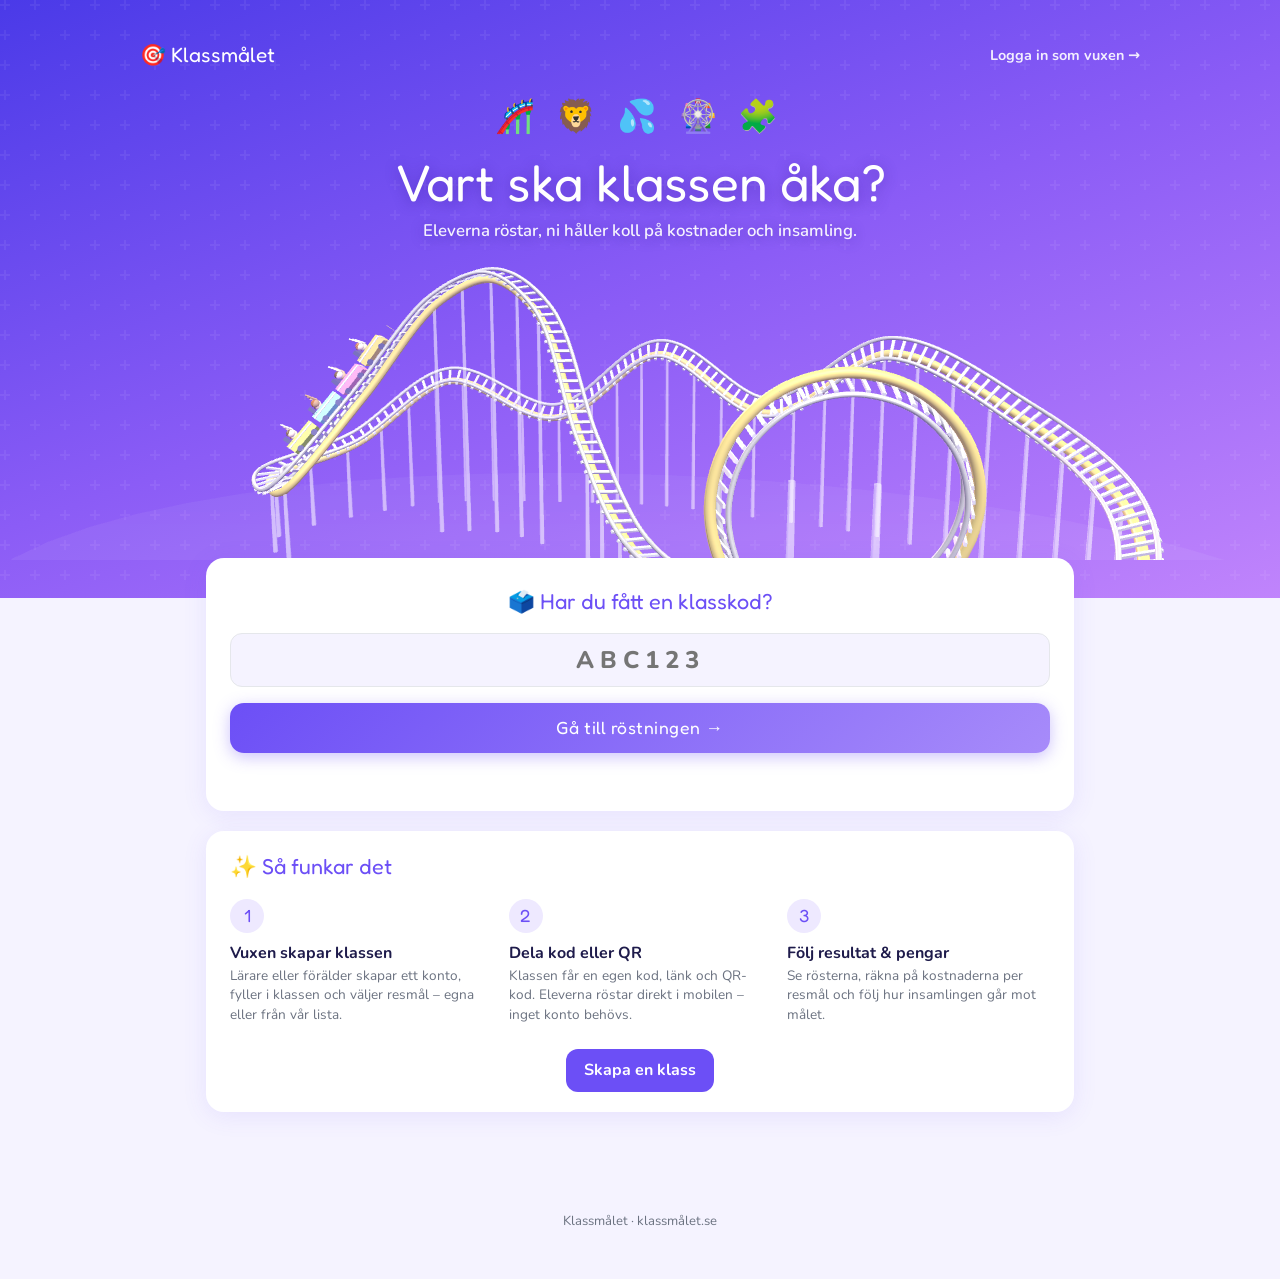
<file: index.html>
<!DOCTYPE html>
<html lang="sv">
<head>
<meta charset="UTF-8">
<meta name="viewport" content="width=device-width, initial-scale=1.0">
<title>Klassmålet – rösta om klassresan</title>
<meta name="description" content="Låt klassen rösta om klassresan. Den vuxna lägger in resmål, eleverna röstar med en kod, och ni följer kostnader och insamling på samma ställe.">
<link rel="preconnect" href="https://fonts.googleapis.com">
<link href="https://fonts.googleapis.com/css2?family=Fredoka+One&family=Nunito:wght@400;600;700;800&display=swap" rel="stylesheet">
<link rel="stylesheet" href="/css/style.css">
<link rel="icon" href="data:image/svg+xml,<svg xmlns='http://www.w3.org/2000/svg' viewBox='0 0 100 100'><text y='.9em' font-size='90'>🎯</text></svg>">
</head>
<body>

<div class="hero hero-coaster">
  <svg id="coaster" class="coaster-svg" viewBox="0 0 1200 260" preserveAspectRatio="xMidYMax slice" aria-hidden="true" focusable="false">
    <g id="coaster-supports" stroke="rgba(255,255,255,.16)" stroke-width="2"></g>
    <path id="coaster-ties" d="M -80 205 C 20 205 80 200 140 170 C 210 132 235 52 300 52 C 365 52 385 205 455 207 C 520 209 565 205 600 192
         C 650 176 700 155 705 122 C 710 88 685 70 660 72 C 633 74 614 96 618 124 C 623 162 668 203 745 206
         C 820 209 850 120 920 110 C 985 101 1005 192 1065 196 C 1130 200 1200 150 1290 150" fill="none" stroke="rgba(255,255,255,.35)" stroke-width="11" stroke-dasharray="2.5 8"/>
    <path id="coaster-track" fill="none" stroke="rgba(255,255,255,.75)" stroke-width="3.5" stroke-linecap="round"
      d="M -80 205 C 20 205 80 200 140 170 C 210 132 235 52 300 52 C 365 52 385 205 455 207 C 520 209 565 205 600 192
         C 650 176 700 155 705 122 C 710 88 685 70 660 72 C 633 74 614 96 618 124 C 623 162 668 203 745 206
         C 820 209 850 120 920 110 C 985 101 1005 192 1065 196 C 1130 200 1200 150 1290 150"/>
    <g class="coaster-car"><g transform="translate(0,0)">
      <circle cx="-8" cy="-21" r="4.2" fill="#FDE68A"/><circle cx="7" cy="-21" r="4.2" fill="#FBCFE8"/>
      <path d="M-12 -18 l-5 -9 M-4 -18 l3 -9 M3 -18 l-4 -9 M11 -18 l5 -9" stroke="#fff" stroke-width="2" stroke-linecap="round"/>
      <path d="M-18 -4 L-18 -14 Q-18 -18 -14 -18 L14 -18 Q19 -18 19 -12 L19 -4 Z" fill="#FCD34D"/>
      <rect x="-18" y="-9" width="37" height="3" fill="rgba(255,255,255,.55)"/>
      <circle cx="-10" cy="-2" r="3" fill="#1E1B4B"/><circle cx="11" cy="-2" r="3" fill="#1E1B4B"/>
    </g></g>
    <g class="coaster-car"><g transform="translate(0,0)">
      <circle cx="-8" cy="-21" r="4.2" fill="#FDE68A"/><circle cx="7" cy="-21" r="4.2" fill="#FBCFE8"/>
      <path d="M-12 -18 l-5 -9 M-4 -18 l3 -9 M3 -18 l-4 -9 M11 -18 l5 -9" stroke="#fff" stroke-width="2" stroke-linecap="round"/>
      <path d="M-18 -4 L-18 -14 Q-18 -18 -14 -18 L14 -18 Q19 -18 19 -12 L19 -4 Z" fill="#F472B6"/>
      <rect x="-18" y="-9" width="37" height="3" fill="rgba(255,255,255,.55)"/>
      <circle cx="-10" cy="-2" r="3" fill="#1E1B4B"/><circle cx="11" cy="-2" r="3" fill="#1E1B4B"/>
    </g></g>
    <g class="coaster-car"><g transform="translate(0,0)">
      <circle cx="-8" cy="-21" r="4.2" fill="#FDE68A"/><circle cx="7" cy="-21" r="4.2" fill="#FBCFE8"/>
      <path d="M-12 -18 l-5 -9 M-4 -18 l3 -9 M3 -18 l-4 -9 M11 -18 l5 -9" stroke="#fff" stroke-width="2" stroke-linecap="round"/>
      <path d="M-18 -4 L-18 -14 Q-18 -18 -14 -18 L14 -18 Q19 -18 19 -12 L19 -4 Z" fill="#67E8F9"/>
      <rect x="-18" y="-9" width="37" height="3" fill="rgba(255,255,255,.55)"/>
      <circle cx="-10" cy="-2" r="3" fill="#1E1B4B"/><circle cx="11" cy="-2" r="3" fill="#1E1B4B"/>
    </g></g>
  </svg>
  <div class="topbar">
    <a class="brand" href="/">🎯 Klassmålet</a>
    <a class="link-light" href="/admin.html">Logga in som vuxen →</a>
  </div>
  <div class="hero-emojis">🎢 🦁 💦 🎡 🧩</div>
  <h1>Vart ska klassen åka?</h1>
  <p>Eleverna röstar, ni håller koll på kostnader och insamling.</p>
</div>

<div class="main">
  <form class="card center" id="code-form" style="padding:1.75rem 1.5rem" autocomplete="off">
    <h2 class="section-label" style="justify-content:center">🗳️ Har du fått en klasskod?</h2>
    <input class="input code-input" id="code" maxlength="8" placeholder="ABC123" aria-label="Klasskod" inputmode="text" autocapitalize="characters" spellcheck="false">
    <button class="btn big" style="margin-top:1rem" type="submit">Gå till röstningen →</button>
    <div class="status err" id="code-err"></div>
  </form>

  <div class="card">
    <h2 class="section-label">✨ Så funkar det</h2>
    <div class="steps">
      <div>
        <div class="step-n">1</div>
        <strong>Vuxen skapar klassen</strong>
        <p class="muted small">Lärare eller förälder skapar ett konto, fyller i klassen och väljer resmål – egna eller från vår lista.</p>
      </div>
      <div>
        <div class="step-n">2</div>
        <strong>Dela kod eller QR</strong>
        <p class="muted small">Klassen får en egen kod, länk och QR-kod. Eleverna röstar direkt i mobilen – inget konto behövs.</p>
      </div>
      <div>
        <div class="step-n">3</div>
        <strong>Följ resultat & pengar</strong>
        <p class="muted small">Se rösterna, räkna på kostnaderna per resmål och följ hur insamlingen går mot målet.</p>
      </div>
    </div>
    <div class="center" style="margin-top:1.5rem">
      <a class="btn" href="/admin.html#/registrera">Skapa en klass</a>
    </div>
  </div>
</div>

<script src="/vendor/three.min.js" defer></script>
<script src="/js/coaster3d.js" defer></script>
<script src="/js/coaster.js" defer></script>
<footer class="site">Klassmålet · klassmålet.se</footer>

<script>
  document.getElementById("code-form").addEventListener("submit", function (e) {
    e.preventDefault();
    var c = document.getElementById("code").value.replace(/[^A-Za-z0-9]/g, "").toUpperCase();
    if (c.length < 4) {
      document.getElementById("code-err").textContent = "Skriv in koden du fått av din lärare.";
      return;
    }
    location.href = "/k/" + c;
  });
</script>
</body>
</html>
</file>
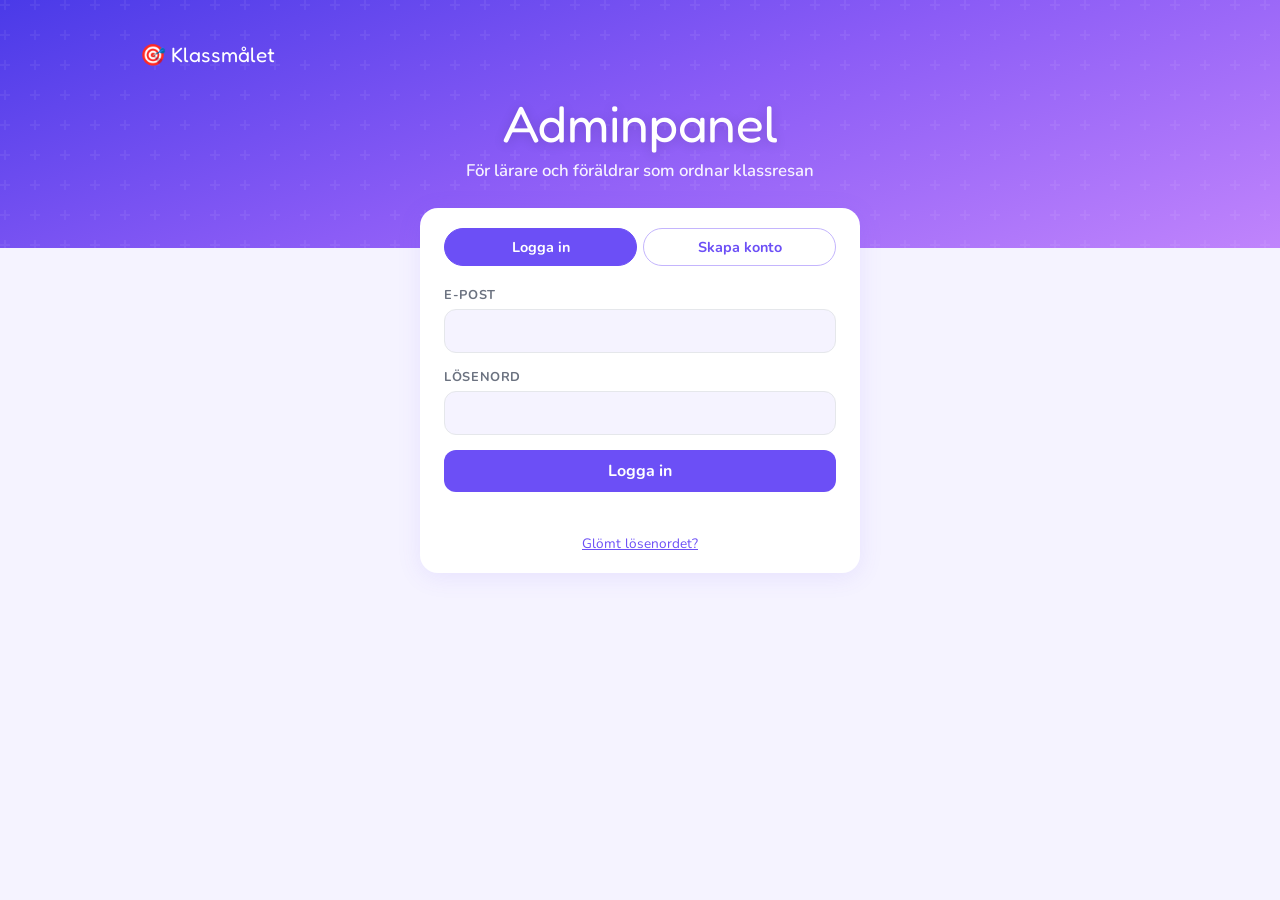
<file: admin.html>
<!DOCTYPE html>
<html lang="sv">
<head>
<meta charset="UTF-8">
<meta name="viewport" content="width=device-width, initial-scale=1.0">
<title>Admin – Klassmålet</title>
<meta name="robots" content="noindex">
<link rel="preconnect" href="https://fonts.googleapis.com">
<link href="https://fonts.googleapis.com/css2?family=Fredoka+One&family=Nunito:wght@400;600;700;800&display=swap" rel="stylesheet">
<link rel="stylesheet" href="/css/style.css">
<link rel="icon" href="data:image/svg+xml,<svg xmlns='http://www.w3.org/2000/svg' viewBox='0 0 100 100'><text y='.9em' font-size='90'>🎯</text></svg>">
<style>
  .hero { padding-bottom: 4rem; }
  .user-box { display: flex; align-items: center; gap: 10px; color: #fff; font-size: .85rem; font-weight: 700; }
  .user-box .btn { background: rgba(255,255,255,.18); border: 1px solid rgba(255,255,255,.35); }
  .user-box .btn:hover { background: rgba(255,255,255,.28); }
  .auth-card { max-width: 440px; margin: 0 auto; }
  .auth-switch { display: flex; gap: 6px; margin-bottom: 1.25rem; }
  .auth-switch button { flex: 1; }
  .back-link { color: #fff; text-decoration: none; font-weight: 700; font-size: .9rem; opacity: .9; }
  .img-preview { width: 100%; height: 160px; object-fit: cover; border-radius: 12px; background: var(--purple-light); display: flex; align-items: center; justify-content: center; font-size: 2.5rem; margin-bottom: 8px; }
  .stat { background: var(--bg); border-radius: 14px; padding: .9rem 1rem; }
  .stat .n { font-family: var(--display); font-size: 1.6rem; color: var(--purple); }
  .stat .l { font-size: .75rem; color: var(--muted); font-weight: 700; text-transform: uppercase; letter-spacing: .05em; }
  .stats { display: grid; grid-template-columns: repeat(auto-fit, minmax(140px, 1fr)); gap: 10px; }
  .fixed-row { display: grid; grid-template-columns: 1fr 110px 110px auto 34px; gap: 8px; align-items: center; margin-bottom: 8px; }
  .fixed-row .input { padding: 7px 10px; border-radius: 9px; }
  .fixed-row label { display: block; }
  .fixed-head { font-size: .72rem; font-weight: 700; color: var(--muted); text-transform: uppercase; letter-spacing: .04em; margin-bottom: 4px; }
  .fixed-row .mob { display: none; font-size: .68rem; font-weight: 700; color: var(--muted); text-transform: uppercase; margin-bottom: 2px; }
  @media (max-width: 560px) {
    .fixed-head { display: none; }
    .fixed-row { grid-template-columns: 1fr 1fr 34px; padding-bottom: 8px; border-bottom: 1px solid var(--border); }
    .fixed-row > input:first-child { grid-column: 1 / 3; }
    .fixed-row .mob { display: block; }
    .fixed-row .food { grid-column: 1 / -1; }
  }
  .sticky-save { position: sticky; bottom: 12px; z-index: 5; display: flex; justify-content: flex-end; gap: 8px; align-items: center; margin-top: 1rem; }
  .sticky-save .status { margin: 0; background: #fff; padding: 6px 10px; border-radius: 10px; }
  .dirty-dot { display: inline-block; width: 8px; height: 8px; border-radius: 50%; background: var(--orange); margin-left: 6px; }
</style>
</head>
<body>

<div class="hero">
  <div class="topbar">
    <a class="brand" href="/">🎯 Klassmålet</a>
    <div class="user-box hidden" id="user-box">
      <span id="user-email" class="ellipsis" style="max-width:180px"></span>
      <button class="btn sm" id="logout-btn">Logga ut</button>
    </div>
  </div>
  <div id="hero-back" class="hidden" style="margin-bottom:.5rem"><a class="back-link" href="#/">← Mina klasser</a></div>
  <h1 id="hero-title">Adminpanel</h1>
  <p id="hero-sub">För lärare och föräldrar som ordnar klassresan</p>
</div>

<div class="main wide">
  <div id="loading"><div class="spinner"></div></div>

  <!-- ============ INLOGGNING ============ -->
  <section id="view-auth" class="hidden">
    <div class="card auth-card">
      <div class="auth-switch">
        <button class="subtab active" data-auth="login">Logga in</button>
        <button class="subtab" data-auth="signup">Skapa konto</button>
      </div>
      <form id="auth-form">
        <label class="field"><span>E-post</span><input class="input" type="email" id="auth-email" required autocomplete="email"></label>
        <label class="field" id="auth-pw-wrap"><span>Lösenord</span><input class="input" type="password" id="auth-pw" minlength="8" autocomplete="current-password"></label>
        <p class="small muted hidden" id="auth-signup-note" style="margin:-.4rem 0 .9rem">Minst 8 tecken. Du får ett mejl för att bekräfta kontot.</p>
        <button class="btn block" type="submit" id="auth-submit">Logga in</button>
        <div class="status" id="auth-status"></div>
      </form>
      <p class="center small" style="margin-top:.75rem"><a href="#" id="forgot-link">Glömt lösenordet?</a></p>
    </div>
  </section>

  <!-- ============ NYTT LÖSENORD ============ -->
  <section id="view-reset" class="hidden">
    <form class="card auth-card" id="reset-form">
      <h2 class="section-label">🔑 Välj nytt lösenord</h2>
      <label class="field"><span>Nytt lösenord</span><input class="input" type="password" id="reset-pw" minlength="8" required autocomplete="new-password"></label>
      <button class="btn block" type="submit">Spara lösenord</button>
      <div class="status" id="reset-status"></div>
    </form>
  </section>

  <!-- ============ MINA KLASSER ============ -->
  <section id="view-dashboard" class="hidden">
    <div class="class-grid" id="class-grid"></div>
  </section>

  <!-- ============ EN KLASS ============ -->
  <section id="view-class" class="hidden">
    <nav class="subtabs" id="class-tabs">
      <button class="subtab" data-tab="dela">📣 Dela</button>
      <button class="subtab" data-tab="resmal">🗺️ Resmål</button>
      <button class="subtab" data-tab="resultat">📊 Resultat</button>
      <button class="subtab" data-tab="kostnader">💰 Kostnader</button>
      <button class="subtab" data-tab="insamling">🛍️ Insamling</button>
      <button class="subtab" data-tab="installningar">⚙️ Inställningar</button>
    </nav>
    <div id="class-content"></div>
  </section>
</div>

<!-- ============ MODAL: NY KLASS ============ -->
<div class="modal-overlay" id="m-new">
  <form class="modal" id="new-form">
    <div class="modal-body">
      <h2 class="modal-title">➕ Ny klass</h2>
      <p class="muted small" style="margin-bottom:1rem">Du kan ändra allt senare.</p>
      <label class="field"><span>Klass *</span><input class="input" name="name" required maxlength="80" placeholder="T.ex. Klass 5B"></label>
      <label class="field"><span>Skola</span><input class="input" name="school" maxlength="120" placeholder="T.ex. Björkskolan"></label>
      <label class="field"><span>Rubrik för eleverna</span><input class="input" name="trip_title" maxlength="120" placeholder="Vart ska vi åka på klassresa?"></label>
      <div class="grid2">
        <label class="field"><span>Antal elever</span><input class="input" name="student_count" type="number" min="1" max="200" value="25" required></label>
        <label class="field"><span>Medföljande vuxna</span><input class="input" name="adult_count" type="number" min="0" max="100" value="3"></label>
      </div>
      <button class="btn block" type="submit">Skapa klass</button>
      <button class="btn ghost block" type="button" data-close style="margin-top:8px">Avbryt</button>
      <div class="status" id="new-status"></div>
    </div>
  </form>
</div>

<!-- ============ MODAL: RESMÅL ============ -->
<div class="modal-overlay" id="m-dest">
  <form class="modal wide" id="dest-form">
    <div class="modal-body">
      <h2 class="modal-title" id="dest-form-title">Resmål</h2>
      <div class="grid2" style="margin-top:1rem">
        <div>
          <label class="field"><span>Namn *</span><input class="input" name="name" required maxlength="100" placeholder="T.ex. Kolmårdens djurpark"></label>
          <label class="field"><span>Ort</span><input class="input" name="location" maxlength="100" placeholder="T.ex. Norrköping"></label>
          <label class="field"><span>Kort beskrivning (visas på kortet)</span><input class="input" name="subtitle" maxlength="140" placeholder="T.ex. Nordens största djurpark"></label>
        </div>
        <div>
          <span class="small muted" style="font-weight:700;text-transform:uppercase;letter-spacing:.05em;display:block;margin-bottom:5px">Bild</span>
          <div id="dest-img-preview" class="img-preview">🖼️</div>
          <div class="row">
            <label class="btn light sm" style="cursor:pointer">📷 Ladda upp<input type="file" accept="image/*" id="dest-img-file" hidden></label>
            <button type="button" class="btn ghost sm" id="dest-img-clear">Ta bort bild</button>
          </div>
          <input class="input" name="image_url" style="margin-top:8px" placeholder="…eller klistra in bildlänk (https://)" maxlength="1000">
        </div>
      </div>
      <label class="field"><span>Text i "Läs mer"</span><textarea class="input" name="description" maxlength="3000" placeholder="Vad gör man där? Varför är det kul?"></textarea></label>
      <div class="grid2">
        <label class="field"><span>Hemsida</span><input class="input" name="website_url" maxlength="500" placeholder="https://"></label>
        <label class="field"><span>Video (YouTube-länk)</span><input class="input" name="video_url" maxlength="500" placeholder="https://www.youtube.com/watch?v=…"></label>
      </div>
      <label class="field"><span>Taggar (separera med komma)</span><input class="input" name="tags" maxlength="300" placeholder="Djur, Åkattraktioner"></label>
      <label class="check"><input type="checkbox" name="overnight"> Övernattning<small>Bocka ur för dagstur – då räknas kostnaderna per dag</small></label>
      <label class="field hidden" id="days-wrap" style="max-width:320px"><span>Antal dagsturer i det här alternativet</span>
        <select class="input" name="days"><option value="1">1 dag</option><option value="2">2 dagar (t.ex. två olika parker)</option><option value="3">3 dagar</option><option value="4">4 dagar</option></select>
      </label>

      <details style="margin:.5rem 0 1rem">
        <summary style="cursor:pointer;font-weight:800;color:var(--purple)">💰 Kostnader (kan också fyllas i under Kostnader)</summary>
        <div class="grid2" style="margin-top:.9rem">
          <label class="field"><span>Inträde / paket per person</span><input class="input num" name="cost_entrance" type="number" min="0" step="1"></label>
          <label class="field"><span>Övriga aktiviteter per person</span><input class="input num" name="cost_extra" type="number" min="0" step="1"></label>
          <label class="field"><span>Boende per person</span><input class="input num" name="cost_accommodation" type="number" min="0" step="1"></label>
          <label class="field"><span>Resa totalt (tomt = standard)</span><input class="input num" name="cost_transport" type="number" min="0" step="100"></label>
        </div>
        <label class="check"><input type="checkbox" name="includes_food"> Mat ingår i priset<small>Matkostnaderna räknas då bort för det här resmålet</small></label>
      </details>

      <div class="row">
        <button class="btn" type="submit" style="flex:1">Spara</button>
        <button class="btn ghost" type="button" data-close>Avbryt</button>
      </div>
      <div class="status" id="dest-status"></div>
    </div>
  </form>
</div>

<!-- ============ MODAL: FÖRSLAG ============ -->
<div class="modal-overlay" id="m-tpl">
  <div class="modal wide">
    <div class="modal-body">
      <h2 class="modal-title">✨ Välj från förslag</h2>
      <p class="muted small" style="margin-bottom:1rem">Markera de resmål du vill lägga till. Text, bild och ungefärliga priser följer med – du kan ändra allt efteråt.</p>
      <div class="tpl-grid" id="tpl-grid"></div>
      <div class="row" style="margin-top:1rem">
        <button class="btn" id="tpl-add" style="flex:1" disabled>Lägg till</button>
        <button class="btn ghost" type="button" data-close>Avbryt</button>
      </div>
      <div class="status" id="tpl-status"></div>
    </div>
  </div>
</div>

<script src="/vendor/supabase.js"></script>
<script src="/vendor/qrcode.js"></script>
<script src="/js/config.js"></script>
<script src="/js/common.js"></script>
<script src="/js/templates.js"></script>
<script src="/js/admin.js"></script>
</body>
</html>
</file>
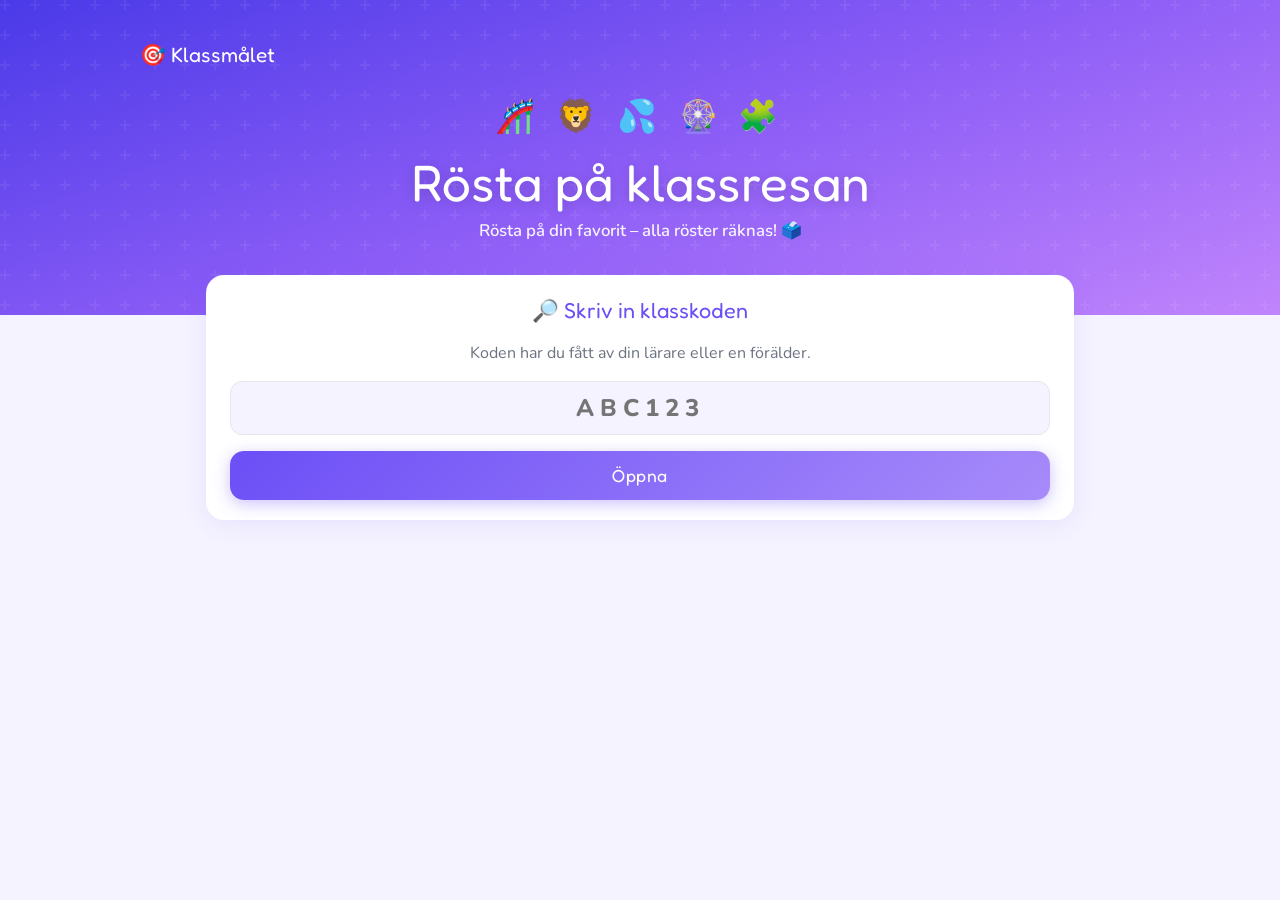
<file: klass.html>
<!DOCTYPE html>
<html lang="sv">
<head>
<meta charset="UTF-8">
<meta name="viewport" content="width=device-width, initial-scale=1.0">
<title>Rösta på klassresan – Klassmålet</title>
<link rel="preconnect" href="https://fonts.googleapis.com">
<link href="https://fonts.googleapis.com/css2?family=Fredoka+One&family=Nunito:wght@400;600;700;800&display=swap" rel="stylesheet">
<link rel="stylesheet" href="/css/style.css">
<link rel="icon" href="data:image/svg+xml,<svg xmlns='http://www.w3.org/2000/svg' viewBox='0 0 100 100'><text y='.9em' font-size='90'>🎯</text></svg>">
</head>
<body>

<div class="hero">
  <div class="topbar">
    <a class="brand" href="/">🎯 Klassmålet</a>
  </div>
  <div class="hero-emojis">🎢 🦁 💦 🎡 🧩</div>
  <div id="hero-badge" class="badge-pill hidden"><span class="dot"></span><span id="hero-badge-text"></span></div>
  <h1 id="hero-title">Klassresan</h1>
  <p id="hero-sub">Rösta på din favorit – alla röster räknas! 🗳️</p>
  <div><div class="tab-nav hidden" id="tab-nav"></div></div>
</div>

<div class="main">
  <div id="loading"><div class="spinner"></div></div>

  <!-- Ingen kod / fel kod -->
  <form class="card center hidden" id="no-class" autocomplete="off">
    <h2 class="section-label" style="justify-content:center" id="no-class-title">🔎 Skriv in klasskoden</h2>
    <p class="muted" id="no-class-msg" style="margin-bottom:1rem"></p>
    <input class="input code-input" id="code-input" maxlength="8" placeholder="ABC123" aria-label="Klasskod" spellcheck="false">
    <button class="btn big" style="margin-top:1rem" type="submit">Öppna</button>
  </form>

  <!-- RÖSTA -->
  <section class="tab-pane" id="tab-vote">
    <div class="vote-banner">
      <div class="t" id="vote-count-text"></div>
      <div class="progress-outer"><div class="progress-inner" id="progress-bar" style="width:0%"></div></div>
    </div>

    <div id="closed-box" class="card center hidden">
      <div style="font-size:2.4rem">🔒</div>
      <h3 class="section-label" style="justify-content:center;margin:.4rem 0">Röstningen är stängd</h3>
      <p class="muted">Den vuxna som ansvarar för klassen har stängt röstningen.</p>
    </div>

    <div id="vote-section">
      <h2 class="section-label">🗺️ Välj ett resmål</h2>
      <div class="chips" id="trip-filter" style="margin-top:-.4rem"></div>
      <div class="dest-grid" id="dest-grid"></div>
      <div class="empty-state card hidden" id="no-dests">Inga resmål är inlagda ännu. Kom tillbaka snart!</div>

      <div class="card" id="custom-box">
        <h3 class="section-label" style="margin-bottom:.4rem">✏️ Eget förslag</h3>
        <p class="muted small" style="margin-bottom:.75rem">Hittar du inte din favorit? Skriv in ditt eget förslag och rösta på det.</p>
        <div class="row">
          <input class="input" style="flex:1;min-width:0" type="text" id="custom-input" placeholder="T.ex. Högt & lågt, bowling…" maxlength="60">
          <button class="btn" type="button" id="custom-btn">Välj</button>
        </div>
        <div class="chips" id="custom-chosen" style="margin:.75rem 0 0"></div>
      </div>

      <div class="card" id="submit-box">
        <label class="field"><span>Ditt namn</span>
          <input class="input" type="text" id="name-input" placeholder="Förnamn och första bokstaven i efternamnet" maxlength="40" autocomplete="off">
        </label>
        <p class="small muted" id="choice-text" style="margin-bottom:.75rem">Välj ett resmål ovan.</p>
        <button class="btn big" id="vote-btn" disabled>Rösta nu! 🎉</button>
        <div class="status" id="status-msg"></div>
      </div>
    </div>

    <div class="voted-screen hidden" id="voted-screen">
      <div style="font-size:3rem;margin-bottom:1rem">🎉</div>
      <h2>Tack för din röst!</h2>
      <p class="muted" id="voted-msg">Din röst är registrerad.</p>
    </div>

    <div class="card hidden" id="results-card">
      <div class="spread" style="margin-bottom:1rem">
        <h3 class="section-label" style="margin:0">📊 Så här har klassen röstat</h3>
        <span class="small muted" id="results-total"></span>
      </div>
      <div id="results-list"></div>
    </div>
  </section>

  <!-- KOSTNADER -->
  <section class="tab-pane" id="tab-cost">
    <div class="card">
      <div class="spread">
        <div>
          <h2 class="section-label" style="margin-bottom:.3rem">💰 Vad kostar resan?</h2>
          <p class="muted small" id="cost-intro"></p>
        </div>
        <div class="center" style="background:var(--purple-light);border-radius:12px;padding:.7rem 1.2rem">
          <div class="small muted" style="font-weight:700;text-transform:uppercase;letter-spacing:.05em">Insamlat hittills</div>
          <div class="big-amount" id="cost-raised" style="font-size:1.8rem">0 kr</div>
        </div>
      </div>
      <div class="fixed-pills" id="fixed-pills" style="margin-top:.9rem"></div>
    </div>
    <div class="cost-grid" id="cost-grid"></div>
  </section>

  <!-- INSAMLING -->
  <section class="tab-pane" id="tab-fund">
    <div class="card center">
      <div class="small muted" style="font-weight:700;text-transform:uppercase;letter-spacing:.05em">Klassen har samlat in</div>
      <div class="big-amount" id="fund-total">0 kr</div>
      <div id="fund-goal" style="max-width:520px;margin:0 auto;text-align:left"></div>
    </div>
    <div class="card">
      <h2 class="section-label">🛍️ Så har pengarna kommit in</h2>
      <div id="fund-list"></div>
    </div>
  </section>
</div>

<!-- MODAL -->
<div class="modal-overlay" id="modal-overlay">
  <div class="modal" role="dialog" aria-modal="true" aria-labelledby="modal-title">
    <div class="modal-media" id="modal-media"></div>
    <div class="modal-body">
      <h2 class="modal-title" id="modal-title"></h2>
      <div class="muted small" id="modal-location"></div>
      <div class="modal-desc" id="modal-desc"></div>
      <div class="chips" id="modal-tags"></div>
      <div class="chips" id="modal-links"></div>
      <button class="btn block" id="modal-pick">Välj det här resmålet</button>
      <button class="btn ghost block" style="margin-top:8px" id="modal-close">Stäng</button>
    </div>
  </div>
</div>

<script src="/vendor/supabase.js"></script>
<script src="/js/config.js"></script>
<script src="/js/common.js"></script>
<script src="/js/klass.js"></script>
</body>
</html>
</file>
<file: css/style.css>
/* Klassmålet – gemensam stil */
:root {
  --purple: #6C4FF6;
  --purple-dark: #5B3FD9;
  --purple-light: #EEE9FF;
  --purple-mid: #C4B5FD;
  --green: #22C55E;
  --green-dark: #15803D;
  --green-light: #DCFCE7;
  --red: #EF4444;
  --red-light: #FEF2F2;
  --orange: #F97316;
  --bg: #F5F3FF;
  --card: #FFFFFF;
  --text: #1E1B4B;
  --muted: #6B7280;
  --border: #E5E7EB;
  --radius: 18px;
  --shadow: 0 4px 24px rgba(108,79,246,0.10);
  --display: "Fredoka One", "Nunito", sans-serif;
}
* { box-sizing: border-box; margin: 0; padding: 0; }
html { -webkit-text-size-adjust: 100%; }
body { font-family: "Nunito", system-ui, sans-serif; background: var(--bg); color: var(--text); min-height: 100vh; line-height: 1.45; }
a { color: var(--purple); }
img { max-width: 100%; }
button, input, select, textarea { font-family: inherit; font-size: 1rem; color: inherit; }
.hidden { display: none !important; }
.muted { color: var(--muted); }
.small { font-size: .85rem; }
.center { text-align: center; }

/* ---------- Hero ---------- */
.hero {
  background: linear-gradient(160deg, #4A3AE8 0%, #8B5CF6 50%, #C084FC 100%);
  padding: 2.5rem 1rem 4.5rem; text-align: center; position: relative; overflow: hidden; color: #fff;
}
.hero::before {
  content: ""; position: absolute; inset: 0; pointer-events: none;
  background: url("data:image/svg+xml,%3Csvg width='60' height='60' viewBox='0 0 60 60' xmlns='http://www.w3.org/2000/svg'%3E%3Cg fill='%23ffffff' fill-opacity='0.06'%3E%3Cpath d='M36 34v-4h-2v4h-4v2h4v4h2v-4h4v-2h-4zm0-30V0h-2v4h-4v2h4v4h2V6h4V4h-4zM6 34v-4H4v4H0v2h4v4h2v-4h4v-2H6zM6 4V0H4v4H0v2h4v4h2V6h4V4H6z'/%3E%3C/g%3E%3C/svg%3E");
}
.hero > * { position: relative; }
.hero h1 { font-family: var(--display); font-weight: 400; font-size: clamp(1.8rem, 6vw, 3.2rem); text-shadow: 0 2px 12px rgba(0,0,0,.15); margin-bottom: .4rem; line-height: 1.15; }
.hero p { color: rgba(255,255,255,.92); font-size: 1.05rem; font-weight: 600; }
.hero-emojis { font-size: 2rem; margin-bottom: .8rem; letter-spacing: .2em; animation: float 3s ease-in-out infinite; }
@keyframes float { 0%,100% { transform: translateY(0) } 50% { transform: translateY(-6px) } }
.badge-pill {
  display: inline-flex; align-items: center; gap: 8px; background: rgba(255,255,255,.15);
  border: 1px solid rgba(255,255,255,.3); border-radius: 99px; padding: 6px 16px; margin-bottom: .75rem;
  font-size: .78rem; font-weight: 700; letter-spacing: .08em; text-transform: uppercase; max-width: 100%;
}
.badge-pill .dot { width: 8px; height: 8px; background: #4ADE80; border-radius: 50%; box-shadow: 0 0 0 3px rgba(74,222,128,.3); flex-shrink: 0; }
.brand { font-family: var(--display); font-size: 1.3rem; color: #fff; text-decoration: none; display: inline-flex; align-items: center; gap: 6px; }

.topbar { display: flex; justify-content: space-between; align-items: center; max-width: 1000px; margin: 0 auto 1.5rem; gap: 8px; }
.topbar a.link-light { color: #fff; font-weight: 700; text-decoration: none; font-size: .9rem; opacity: .9; }

/* ---------- Layout ---------- */
.main { max-width: 900px; margin: -2.5rem auto 0; padding: 0 1rem 3rem; position: relative; }
.wide { max-width: 1000px; }
.card { background: var(--card); border-radius: var(--radius); box-shadow: var(--shadow); padding: 1.25rem 1.5rem; margin-bottom: 1.25rem; }
.section-label { font-family: var(--display); font-size: 1.35rem; color: var(--purple); margin-bottom: 1rem; display: flex; align-items: center; gap: 8px; font-weight: 400; }
h2.section-label, h3.section-label { font-weight: 400; }
hr { border: none; border-top: 1.5px solid var(--border); margin: 2rem 0; }
.row { display: flex; gap: 8px; flex-wrap: wrap; align-items: center; }
.spread { display: flex; justify-content: space-between; align-items: center; gap: 8px; flex-wrap: wrap; }
.grid2 { display: grid; grid-template-columns: 1fr 1fr; gap: 12px; }
@media (max-width: 560px) { .grid2 { grid-template-columns: 1fr; } }

/* ---------- Form ---------- */
label.field { display: block; margin-bottom: .9rem; }
label.field > span { display: block; font-weight: 700; font-size: .8rem; color: var(--muted); text-transform: uppercase; letter-spacing: .05em; margin-bottom: 5px; }
.input, textarea.input, select.input {
  width: 100%; padding: 10px 14px; border: 1.5px solid var(--border); border-radius: 12px;
  background: var(--bg); transition: border-color .15s;
}
.input:focus { outline: none; border-color: var(--purple); }
textarea.input { min-height: 110px; resize: vertical; }
.input.num { text-align: right; }
.check { display: flex; align-items: flex-start; gap: 10px; margin-bottom: .75rem; cursor: pointer; font-weight: 600; }
.check input { width: 20px; height: 20px; accent-color: var(--purple); flex-shrink: 0; margin-top: 1px; }
.check small { display: block; font-weight: 400; color: var(--muted); }

.btn {
  display: inline-flex; align-items: center; justify-content: center; gap: 6px;
  padding: 10px 18px; background: var(--purple); color: #fff; border: none; border-radius: 12px;
  font-weight: 700; cursor: pointer; transition: background .15s, opacity .15s; text-decoration: none; white-space: nowrap;
}
.btn:hover { background: var(--purple-dark); }
.btn:disabled { opacity: .4; cursor: not-allowed; }
.btn.light { background: var(--purple-light); color: var(--purple); }
.btn.light:hover { background: #DDD6FE; }
.btn.danger { background: var(--red-light); color: #DC2626; }
.btn.danger:hover { background: #FEE2E2; }
.btn.ghost { background: transparent; color: var(--muted); border: 1.5px solid var(--border); }
.btn.ghost:hover { background: var(--bg); }
.btn.sm { padding: 6px 12px; font-size: .82rem; border-radius: 10px; }
.btn.block { width: 100%; }
.btn.big {
  width: 100%; padding: 14px; font-size: 1.1rem; font-family: var(--display); font-weight: 400; letter-spacing: .03em;
  background: linear-gradient(135deg, var(--purple), #A78BFA); border-radius: 14px; box-shadow: 0 4px 16px rgba(108,79,246,.35);
}
.icon-btn { background: none; border: none; cursor: pointer; font-size: 1rem; padding: 6px; border-radius: 8px; line-height: 1; }
.icon-btn:hover { background: var(--bg); }

.status { min-height: 22px; font-size: .9rem; font-weight: 600; color: var(--muted); margin-top: 8px; }
.status.ok { color: var(--green-dark); }
.status.err { color: var(--red); }

/* ---------- Vote banner / progress ---------- */
.vote-banner {
  background: linear-gradient(135deg, #4A3AE8, #8B5CF6); border-radius: var(--radius); box-shadow: 0 4px 24px rgba(74,58,232,.25);
  padding: 1rem 1.5rem; margin-bottom: 1.75rem; color: #fff;
}
.vote-banner .t { font-weight: 700; font-size: .95rem; margin-bottom: 6px; }
.progress-outer { width: 100%; max-width: 260px; height: 10px; background: rgba(255,255,255,.25); border-radius: 99px; overflow: hidden; }
.progress-inner { height: 100%; background: #fff; border-radius: 99px; transition: width .5s ease; }

/* ---------- Destination cards ---------- */
.dest-grid { display: grid; grid-template-columns: repeat(auto-fill, minmax(230px, 1fr)); gap: 1rem; margin-bottom: 1.75rem; }
@media (max-width: 480px) { .dest-grid { grid-template-columns: 1fr 1fr; gap: .6rem; } .dest-card .card-img { height: 105px !important; } .dest-card-body { padding: .6rem .7rem !important; } .dest-card-footer { padding: .3rem .7rem .6rem !important; flex-wrap: wrap; gap: 4px; } }
.dest-card {
  background: var(--card); border-radius: var(--radius); box-shadow: var(--shadow); overflow: hidden; cursor: pointer;
  border: 2.5px solid transparent; transition: transform .15s, border-color .15s, box-shadow .15s; position: relative;
  display: flex; flex-direction: column; text-align: left; padding: 0;
}
.dest-card:hover { transform: translateY(-3px); box-shadow: 0 8px 32px rgba(108,79,246,.18); }
.dest-card.selected { border-color: var(--purple); box-shadow: 0 0 0 4px rgba(108,79,246,.15); }
.dest-card .card-img { width: 100%; height: 150px; object-fit: cover; display: block; background: #ddd; }
.card-ph { width: 100%; height: 150px; display: flex; align-items: center; justify-content: center; background: linear-gradient(135deg, #6C4FF6, #A78BFA); color: #fff; font-size: 2.6rem; }
.dest-card-body { padding: .85rem 1rem; flex: 1; }
.dest-card-name { font-family: var(--display); font-size: 1.08rem; margin-bottom: 3px; line-height: 1.2; }
.dest-card-sub { font-size: .8rem; color: var(--muted); line-height: 1.4; }
.dest-card-footer { display: flex; align-items: center; justify-content: space-between; padding: .4rem 1rem .75rem; gap: 6px; }
.night-badge.day { background: #FEF3C7 !important; color: #92400E !important; }
.night-badge { background: var(--green-light); color: var(--green-dark); font-size: .7rem; font-weight: 700; padding: 3px 9px; border-radius: 99px; white-space: nowrap; }
.info-btn { background: var(--purple-light); color: var(--purple); border: none; border-radius: 99px; padding: 4px 12px; font-size: .75rem; font-weight: 700; cursor: pointer; white-space: nowrap; }
.info-btn:hover { background: #DDD6FE; }
.selected-check { position: absolute; top: 10px; right: 10px; background: var(--purple); color: #fff; width: 28px; height: 28px; border-radius: 50%; display: none; align-items: center; justify-content: center; font-size: 14px; box-shadow: 0 2px 8px rgba(108,79,246,.4); }
.dest-card.selected .selected-check { display: flex; }

.tag { background: var(--purple-light); color: var(--purple); border-radius: 99px; padding: 5px 12px; font-size: .82rem; font-weight: 700; display: inline-flex; align-items: center; gap: 6px; border: none; cursor: pointer; }
.tag.selected { background: var(--purple); color: #fff; }

.voted-screen { background: linear-gradient(135deg, #F0FDF4, #DCFCE7); border: 2px solid #86EFAC; border-radius: var(--radius); box-shadow: var(--shadow); padding: 2.5rem 1.5rem; text-align: center; margin-bottom: 2rem; }
.voted-screen h2 { font-family: var(--display); font-weight: 400; font-size: 2rem; color: var(--purple); margin-bottom: .5rem; }

/* ---------- Results ---------- */
.result-row { margin-bottom: 14px; }
.result-meta { display: flex; justify-content: space-between; margin-bottom: 5px; gap: 8px; }
.result-name { font-weight: 700; font-size: .95rem; }
.result-pct { font-size: .85rem; color: var(--muted); font-weight: 600; white-space: nowrap; }
.bar-bg { height: 10px; background: var(--bg); border-radius: 99px; overflow: hidden; }
.bar-fill { height: 100%; background: linear-gradient(90deg, var(--purple), #A78BFA); border-radius: 99px; transition: width .6s cubic-bezier(.4,0,.2,1); }
.empty-state { text-align: center; padding: 2rem 1rem; color: var(--muted); font-size: .95rem; }

/* ---------- Tabs ---------- */
.tab-nav { display: inline-flex; background: rgba(0,0,0,.15); border-radius: 99px; padding: 4px; margin-top: 1rem; max-width: 100%; overflow-x: auto; }
.tab-btn { padding: 9px 18px; border: none; border-radius: 99px; font-family: var(--display); font-size: .98rem; cursor: pointer; background: transparent; color: rgba(255,255,255,.8); white-space: nowrap; }
.tab-btn.active { background: #fff; color: var(--purple); box-shadow: 0 2px 8px rgba(0,0,0,.15); }
.tab-pane { display: none; }
.tab-pane.active { display: block; }

.subtabs { display: flex; gap: 6px; overflow-x: auto; padding-bottom: 4px; margin-bottom: 1.25rem; -webkit-overflow-scrolling: touch; }
.subtab { padding: 8px 14px; border: 1.5px solid var(--purple-mid); background: #fff; color: var(--purple); border-radius: 99px; font-weight: 700; cursor: pointer; white-space: nowrap; font-size: .9rem; }
.subtab.active { background: var(--purple); color: #fff; border-color: var(--purple); }

/* ---------- Cost ---------- */
.cost-grid { display: grid; grid-template-columns: repeat(auto-fill, minmax(270px, 1fr)); gap: 1rem; margin-bottom: 1.5rem; }
.cost-card { background: var(--card); border-radius: var(--radius); box-shadow: var(--shadow); overflow: hidden; }
.cost-head { background: linear-gradient(135deg, #4A3AE8, #8B5CF6); padding: .7rem 1rem; color: #fff; font-family: var(--display); font-size: 1rem; }
.cost-body { padding: 1rem; }
.cost-row { display: flex; justify-content: space-between; align-items: center; margin-bottom: 8px; gap: 8px; font-size: .88rem; }
.cost-row .lbl { color: var(--muted); font-weight: 600; }
.cost-row input.input { width: 110px; padding: 6px 10px; border-radius: 9px; text-align: right; }
.cost-total { display: flex; justify-content: space-between; align-items: baseline; border-top: 1px solid var(--border); padding-top: .7rem; margin-top: .4rem; }
.cost-total .v { font-family: var(--display); font-size: 1.3rem; color: var(--purple); }
.fixed-pills { display: flex; flex-wrap: wrap; gap: 6px; }
.pill { background: var(--purple-light); color: var(--purple); border-radius: 99px; padding: 5px 12px; font-size: .8rem; font-weight: 700; }

.fund-track { height: 12px; background: var(--bg); border-radius: 99px; overflow: hidden; margin: .7rem 0 4px; }
.fund-fill { height: 100%; border-radius: 99px; transition: width .5s cubic-bezier(.4,0,.2,1); }
.fund-fill.funded { background: linear-gradient(90deg, #22C55E, #4ADE80); }
.fund-fill.almost { background: linear-gradient(90deg, #F97316, #FCD34D); }
.fund-fill.far { background: linear-gradient(90deg, #EF4444, #F87171); }
.fund-label { display: flex; justify-content: space-between; font-size: .75rem; font-weight: 700; gap: 6px; }
.fund-label .need { color: var(--red); }
.fund-label .covered { color: var(--green-dark); }
.big-amount { font-family: var(--display); font-size: 2.2rem; color: var(--purple); line-height: 1.1; }

/* ---------- Table-ish lists ---------- */
.list-row { display: flex; align-items: center; gap: 10px; padding: .7rem 0; border-bottom: 1px solid var(--border); }
.list-row:last-child { border-bottom: none; }
.list-row .grow { flex: 1; min-width: 0; }
.list-row .thumb { width: 56px; height: 42px; border-radius: 8px; object-fit: cover; background: var(--purple-light); flex-shrink: 0; display: flex; align-items: center; justify-content: center; }
.ellipsis { overflow: hidden; text-overflow: ellipsis; white-space: nowrap; }
.sale-row { display: grid; grid-template-columns: 52px 1fr 100px 90px 90px 34px; gap: 8px; align-items: center; padding: .5rem 0; border-bottom: 1px solid var(--border); }
.sale-row .input { padding: 7px 9px; border-radius: 9px; }
.sale-head { font-size: .72rem; font-weight: 700; color: var(--muted); text-transform: uppercase; letter-spacing: .04em; border-bottom: 1.5px solid var(--border); }
@media (max-width: 640px) {
  .sale-row { grid-template-columns: 48px 1fr 1fr 34px; grid-template-areas: "emoji label label del" "price price qty qty" "sum sum sum sum"; row-gap: 6px; padding: .8rem 0; }
  .sale-row .c-emoji { grid-area: emoji; } .sale-row .c-label { grid-area: label; } .sale-row .c-del { grid-area: del; }
  .sale-row .c-price { grid-area: price; } .sale-row .c-qty { grid-area: qty; } .sale-row .c-sum { grid-area: sum; text-align: right; }
  .sale-head { display: none; }
}
.sale-row label.c-price, .sale-row label.c-qty { display: block; }
.sale-row .mob { display: none; font-size: .7rem; font-weight: 700; color: var(--muted); text-transform: uppercase; letter-spacing: .04em; margin-bottom: 2px; }
@media (max-width: 640px) { .sale-row .mob { display: block; } }

/* ---------- Modal ---------- */
.modal-overlay { position: fixed; inset: 0; background: rgba(30,27,75,.55); backdrop-filter: blur(4px); z-index: 100; display: none; align-items: center; justify-content: center; padding: 1rem; }
.modal-overlay.open { display: flex; }
.modal { background: #fff; border-radius: 24px; max-width: 520px; width: 100%; max-height: 92vh; overflow-y: auto; box-shadow: 0 20px 60px rgba(0,0,0,.2); animation: popIn .2s cubic-bezier(.34,1.56,.64,1); }
.modal.wide { max-width: 760px; }
@keyframes popIn { from { transform: scale(.9); opacity: 0 } to { transform: scale(1); opacity: 1 } }
.modal-media img { width: 100%; height: 220px; object-fit: cover; display: block; border-radius: 24px 24px 0 0; }
.modal-media iframe { width: 100%; aspect-ratio: 16/9; border: none; display: block; border-radius: 24px 24px 0 0; }
.modal-body { padding: 1.5rem; }
.modal-title { font-family: var(--display); font-size: 1.6rem; margin-bottom: 4px; font-weight: 400; }
.modal-desc { font-size: .95rem; line-height: 1.7; color: #374151; margin: 1rem 0 1.25rem; white-space: pre-line; }
.chips { display: flex; flex-wrap: wrap; gap: 6px; margin-bottom: 1rem; }
.chip-link { background: #F3F4F6; color: var(--text); border-radius: 99px; padding: 5px 14px; font-size: .82rem; font-weight: 700; text-decoration: none; }
.chip-link:hover { background: #E5E7EB; }

/* ---------- Template picker ---------- */
.tpl-grid { display: grid; grid-template-columns: repeat(auto-fill, minmax(170px, 1fr)); gap: 10px; }
.tpl { border: 2px solid var(--border); border-radius: 14px; overflow: hidden; cursor: pointer; background: #fff; text-align: left; padding: 0; position: relative; }
.tpl img { width: 100%; height: 90px; object-fit: cover; display: block; }
.tpl .p { padding: .5rem .65rem; font-size: .82rem; font-weight: 700; line-height: 1.25; }
.tpl .p small { display: block; font-weight: 600; color: var(--muted); }
.tpl.on { border-color: var(--purple); box-shadow: 0 0 0 3px rgba(108,79,246,.15); }
.tpl.on::after { content: "✓"; position: absolute; top: 6px; right: 6px; background: var(--purple); color: #fff; width: 24px; height: 24px; border-radius: 50%; display: flex; align-items: center; justify-content: center; font-size: 13px; }
.tpl.exists { opacity: .45; cursor: default; }

/* ---------- Share ---------- */
.code-big { font-family: var(--display); font-size: clamp(2.2rem, 9vw, 3.4rem); letter-spacing: .14em; color: var(--purple); line-height: 1; }
.qr-box { background: #fff; padding: 12px; border-radius: 14px; border: 1.5px solid var(--border); display: inline-block; }
.qr-box canvas, .qr-box img { display: block; width: 200px; height: 200px; image-rendering: pixelated; }
.link-box { display: flex; gap: 8px; }
.link-box input { flex: 1; min-width: 0; }

/* ---------- Class list (dashboard) ---------- */
.class-grid { display: grid; grid-template-columns: repeat(auto-fill, minmax(250px, 1fr)); gap: 1rem; }
.class-card { background: #fff; border-radius: var(--radius); box-shadow: var(--shadow); padding: 1.1rem 1.25rem; cursor: pointer; border: 2px solid transparent; text-align: left; transition: transform .15s, border-color .15s; }
.class-card:hover { transform: translateY(-2px); border-color: var(--purple-mid); }
.class-card h3 { font-family: var(--display); font-weight: 400; font-size: 1.25rem; margin-bottom: 2px; }
.class-card .code { font-weight: 800; letter-spacing: .1em; color: var(--purple); font-size: .85rem; }
.class-card.new { border: 2px dashed var(--purple-mid); box-shadow: none; background: transparent; display: flex; align-items: center; justify-content: center; min-height: 120px; color: var(--purple); font-weight: 800; font-size: 1.05rem; }

.toast { position: fixed; bottom: 20px; left: 50%; transform: translateX(-50%); background: var(--text); color: #fff; padding: 10px 18px; border-radius: 12px; font-weight: 700; z-index: 200; box-shadow: 0 8px 30px rgba(0,0,0,.25); max-width: calc(100% - 32px); }
.toast.err { background: #B91C1C; }

.steps { display: grid; grid-template-columns: repeat(auto-fit, minmax(220px, 1fr)); gap: 1rem; }
.step-n { width: 34px; height: 34px; border-radius: 50%; background: var(--purple-light); color: var(--purple); font-family: var(--display); display: flex; align-items: center; justify-content: center; margin-bottom: .6rem; font-size: 1.1rem; }
.code-input { text-transform: uppercase; letter-spacing: .25em; font-size: 1.5rem !important; text-align: center; font-weight: 800; }
footer.site { text-align: center; color: var(--muted); font-size: .82rem; padding: 2rem 1rem 3rem; }
.spinner { width: 34px; height: 34px; border: 4px solid var(--purple-light); border-top-color: var(--purple); border-radius: 50%; animation: spin .8s linear infinite; margin: 2rem auto; }
@keyframes spin { to { transform: rotate(360deg) } }

@media print {
  .no-print { display: none !important; }
  body { background: #fff; }
}
@media (max-width: 480px) {
  .tab-btn { padding: 8px 11px; font-size: .88rem; }
  .hero { padding-top: 1.75rem; }
  .hero-emojis { font-size: 1.6rem; margin-bottom: .5rem; }
}

/* ---------- Berg- och dalbana (startsidan) ---------- */
.hero.hero-coaster { --coaster-h: clamp(150px, 21.7vw, 360px); padding-bottom: calc(var(--coaster-h) + 3rem); }
.hero .coaster-svg { position: absolute !important; left: 0; right: 0; bottom: 2.4rem; width: 100%; height: var(--coaster-h); pointer-events: none; z-index: 0; }
.hero.hero-coaster > *:not(.coaster-svg) { z-index: 1; }

/* 3D-versionen: canvas täcker hela toppen, banan ligger i nedre delen */
.hero.hero-coaster.has-3d { --coaster-h: clamp(230px, 24vw, 340px); }
.hero .coaster-3d { position: absolute !important; inset: 0 0 2.4rem 0; width: 100%; height: calc(100% - 2.4rem); z-index: 0 !important; pointer-events: none; display: block; }
.hero.has-3d h1, .hero.has-3d p { text-shadow: 0 2px 14px rgba(60,30,160,.45); }
</file>
